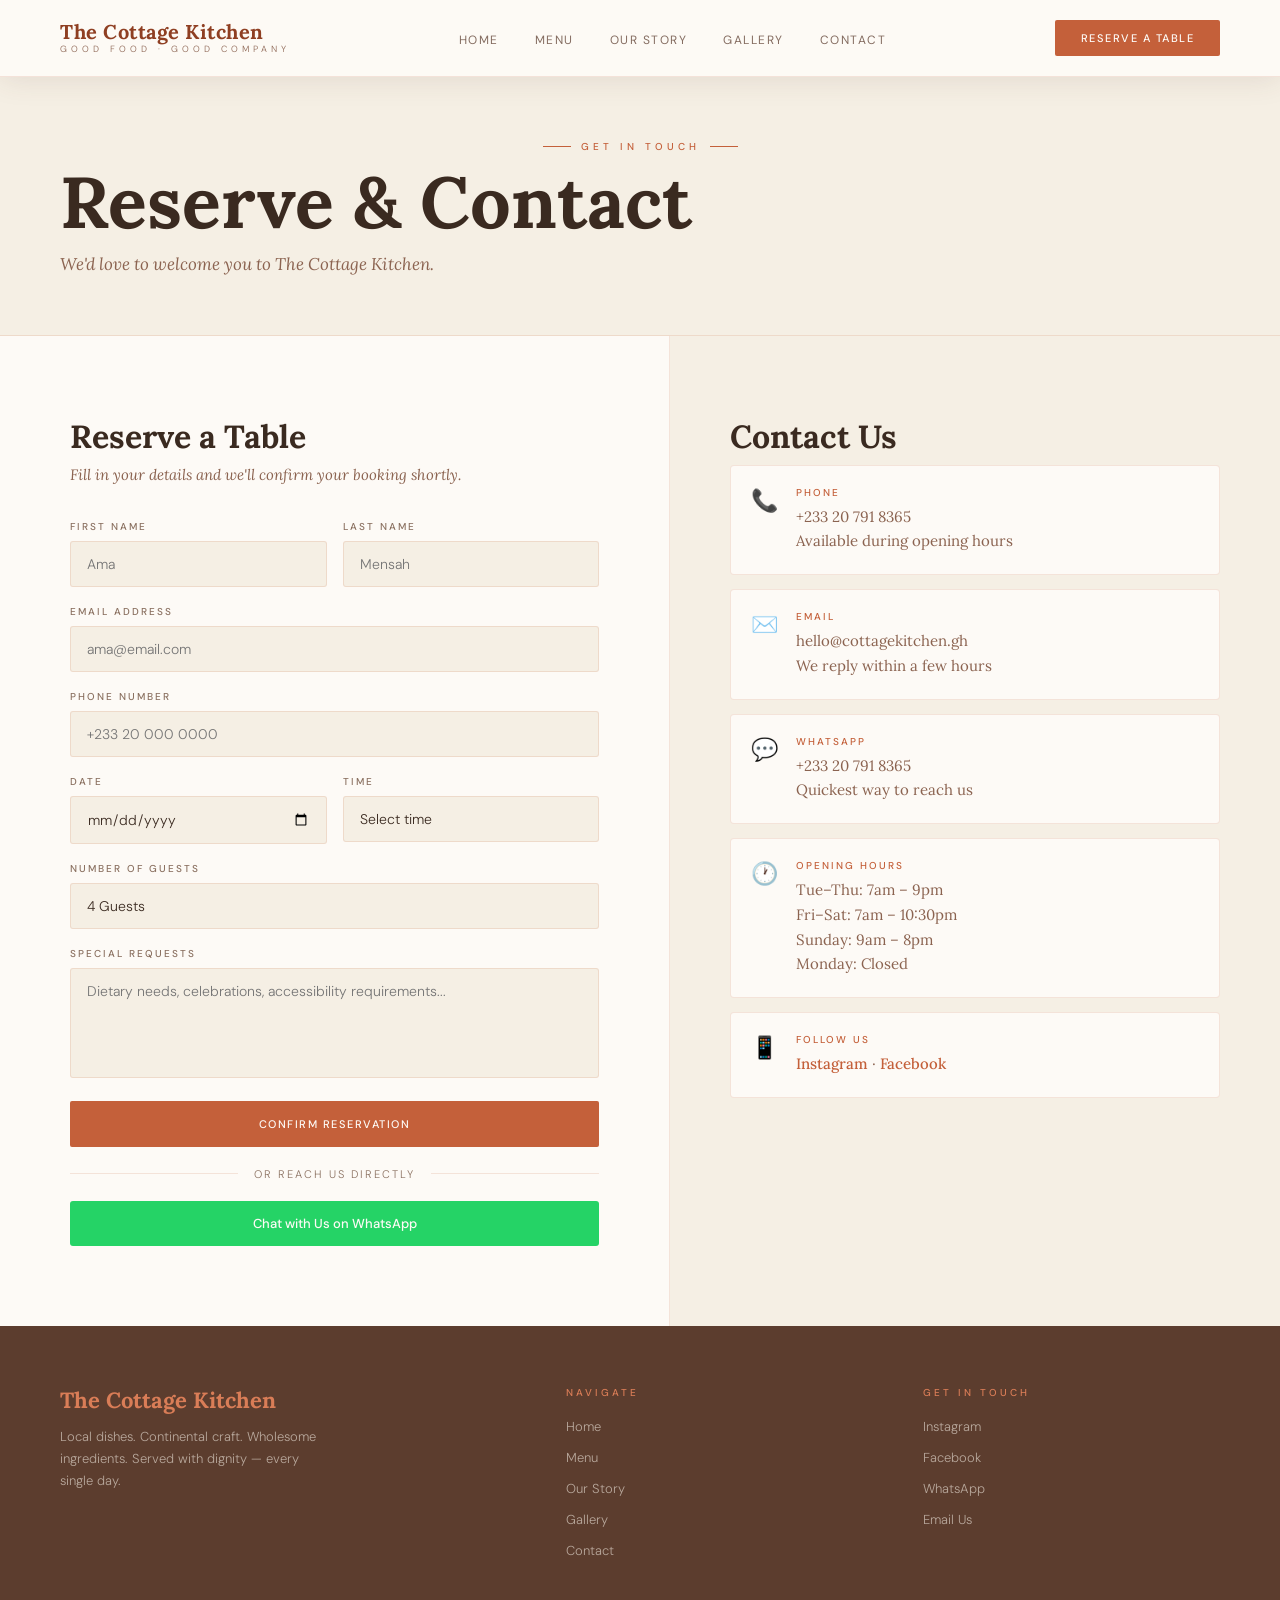
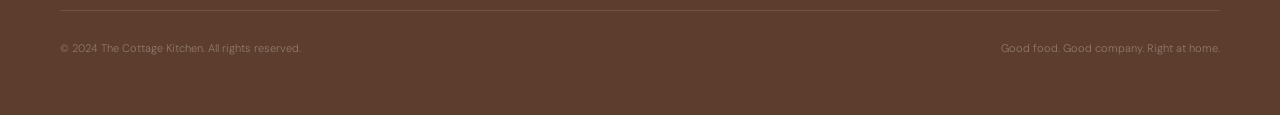
<file: contact.html>
<!DOCTYPE html>
<html lang="en">
<head>
  <meta charset="UTF-8">
  <meta name="viewport" content="width=device-width, initial-scale=1.0">
  <title>Contact — The Cottage Kitchen</title>
  <link rel="preconnect" href="https://fonts.googleapis.com">
  <link rel="preconnect" href="https://fonts.gstatic.com" crossorigin>
  <link href="https://fonts.googleapis.com/css2?family=Lora:ital,wght@0,400;0,600;0,700;1,400&family=DM+Sans:wght@300;400;500&display=swap" rel="stylesheet">
  <link rel="stylesheet" href="css/style.css">
</head>
<body>

  <!-- NAVBAR -->
  <nav id="navbar">
    <div class="nav-logo" onclick="window.location.href='index.html'">
      <span class="logo-main">The Cottage Kitchen</span>
      <span class="logo-sub">Good Food · Good Company</span>
    </div>
    <ul class="nav-links">
      <li><a href="index.html">Home</a></li>
      <li><a href="menu.html">Menu</a></li>
      <li><a href="about.html">Our Story</a></li>
      <li><a href="gallery.html">Gallery</a></li>
      <li><a href="contact.html" class="active">Contact</a></li>
    </ul>
    <button class="nav-cta" onclick="window.location.href='contact.html'">Reserve a Table</button>

    <!-- Hamburger Menu -->
    <div class="hamburger" id="hamburger" onclick="toggleMenu()">
      <span></span>
      <span></span>
      <span></span>
    </div>

  </nav>

  <!-- PAGE HERO -->
  <div class="page-hero">
    <p class="section-label">Get in Touch</p>
    <h1 class="page-hero-title">Reserve & Contact</h1>
    <p class="page-hero-sub">We'd love to welcome you to The Cottage Kitchen.</p>
  </div>

  <!-- CONTACT GRID -->
  <div class="contact-grid">

    <!-- Left: Form -->
    <div class="contact-form-col">
      <h2 class="contact-col-title">Reserve a Table</h2>
      <p class="contact-intro">Fill in your details and we'll confirm your booking shortly.</p>

     <form id="reservation-form" onsubmit="event.preventDefault(); submitForm();">

  <div class="form-row">
    <div class="form-group">
      <label for="first-name">First Name</label>
      <input type="text" id="first-name" placeholder="Ama">
    </div>
    <div class="form-group">
      <label for="last-name">Last Name</label>
      <input type="text" id="last-name" placeholder="Mensah">
    </div>
  </div>

  <div class="form-group">
    <label for="email">Email Address</label>
    <input type="email" id="email" placeholder="ama@email.com">
  </div>

  <div class="form-group">
    <label for="phone">Phone Number</label>
    <input type="tel" id="phone" placeholder="+233 20 000 0000">
  </div>

  <div class="form-row">
    <div class="form-group">
      <label for="date">Date</label>
      <input type="date" id="date">
    </div>
    <div class="form-group">
      <label for="time">Time</label>
      <select id="time">
        <option value="">Select time</option>
        <option>7:00 AM</option>
        <option>7:30 AM</option>
        <option>8:00 AM</option>
        <option>12:00 PM</option>
        <option>12:30 PM</option>
        <option>1:00 PM</option>
        <option>6:00 PM</option>
        <option>6:30 PM</option>
        <option>7:00 PM</option>
        <option>7:30 PM</option>
        <option>8:00 PM</option>
      </select>
    </div>
  </div>

  <div class="form-group">
    <label for="guests">Number of Guests</label>
    <select id="guests">
      <option>1 Guest</option>
      <option>2 Guests</option>
      <option>3 Guests</option>
      <option selected>4 Guests</option>
      <option>5 Guests</option>
      <option>6 Guests</option>
      <option>7–10 Guests</option>
      <option>10+ Guests (Private)</option>
    </select>
  </div>

  <div class="form-group">
    <label for="requests">Special Requests</label>
    <textarea id="requests" placeholder="Dietary needs, celebrations, accessibility requirements..."></textarea>
  </div>

  <button type="submit" class="btn-primary btn-full">
    Confirm Reservation
  </button>

  <!-- Divider -->
  <div class="form-divider">
    <span>or reach us directly</span>
  </div>

  <!-- WhatsApp Button -->
  <a class="whatsapp-btn" href="https://wa.me/233207918365" target="_blank" rel="noopener noreferrer">
    Chat with Us on WhatsApp
  </a>

</form>

      <!-- Success Message -->
      <div class="form-success" id="form-success">
        <div class="success-icon">✦</div>
        <h3>Reservation Confirmed!</h3>
        <p>Thank you for choosing The Cottage Kitchen.<br>
        We'll send a confirmation to your phone and email shortly.<br><br>
        We look forward to welcoming you.</p>
        <button class="btn-primary btn-success-cta" onclick="resetForm()">Make Another Booking</button>
      </div>

    </div>

    <!-- Right: Contact Info -->
    <div class="contact-info-col">
      <h2 class="contact-col-title">Contact Us</h2>

      <div class="info-card">
        <div class="info-card-icon">📞</div>
        <div>
          <h4>Phone</h4>
          <p>+233 20 791 8365<br>Available during opening hours</p>
        </div>
      </div>

      <div class="info-card">
        <div class="info-card-icon">✉️</div>
        <div>
          <h4>Email</h4>
          <p>hello@cottagekitchen.gh<br>We reply within a few hours</p>
        </div>
      </div>

      <div class="info-card">
        <div class="info-card-icon">💬</div>
        <div>
          <h4>WhatsApp</h4>
          <p>+233 20 791 8365<br>Quickest way to reach us</p>
        </div>
      </div>

      <div class="info-card">
        <div class="info-card-icon">🕐</div>
        <div>
          <h4>Opening Hours</h4>
          <p>Tue–Thu: 7am – 9pm<br>
          Fri–Sat: 7am – 10:30pm<br>
          Sunday: 9am – 8pm<br>
          Monday: Closed</p>
        </div>
      </div>

      <div class="info-card">
        <div class="info-card-icon">📱</div>
        <div>
          <h4>Follow Us</h4>
          <p>
            <a href="#" class="social-link">Instagram</a> ·
            <a href="#" class="social-link">Facebook</a>
          </p>
        </div>
      </div>

    </div>

  </div>

  <!-- FOOTER -->
  <footer>
    <div class="footer-top">
      <div class="footer-brand">
        <div class="footer-brand-name">The Cottage Kitchen</div>
        <p class="footer-desc">Local dishes. Continental craft. Wholesome ingredients. Served with dignity — every single day.</p>
      </div>
      <div class="footer-col">
        <h4>Navigate</h4>
        <ul>
          <li><a href="index.html">Home</a></li>
          <li><a href="menu.html">Menu</a></li>
          <li><a href="about.html">Our Story</a></li>
          <li><a href="gallery.html">Gallery</a></li>
          <li><a href="contact.html">Contact</a></li>
        </ul>
      </div>
      <div class="footer-col">
        <h4>Get in Touch</h4>
        <ul>
          <li><a href="#">Instagram</a></li>
          <li><a href="#">Facebook</a></li>
          <li><a href="#">WhatsApp</a></li>
          <li><a href="#">Email Us</a></li>
        </ul>
      </div>
    </div>
    <div class="footer-bottom">
      <span>© 2024 The Cottage Kitchen. All rights reserved.</span>
      <span>Good food. Good company. Right at home.</span>
    </div>
  </footer>

  <script src="js/main.js"></script>

</body>
</html>
</file>
<file: css/style.css>
/* ── VARIABLES & RESET ── */
:root {
  --white:       #fdfaf6;
  --cream:       #f5efe4;
  --terra:       #c4603a;
  --terra-light: #d97d57;
  --terra-pale:  #f2ddd4;
  --terra-dark:  #8f3f22;
  --brown:       #5c3d2e;
  --brown-light: #8b6350;
  --green:       #5a7a52;
  --text:        #3a2a20;
  --text-muted:  #8a7060;
  --border:      rgba(196,96,58,0.15);
  --shadow:      rgba(92,61,46,0.12);
}

* {
  margin: 0;
  padding: 0;
  box-sizing: border-box;
}

html { scroll-behavior: smooth; }

body {
  background: var(--white);
  color: var(--text);
  font-family: 'DM Sans', sans-serif;
  font-weight: 300;
  overflow-x: hidden;
}

/* ── NAVBAR ── */
nav {
  position: fixed;
  top: 0;
  left: 0;
  right: 0;
  z-index: 1000;
  padding: 20px 60px;
  display: flex;
  align-items: center;
  justify-content: space-between;
  background: rgba(253,250,246,0.96);
  webkit-backdrop-filter: blur(12px);
  box-shadow: 0 2px 30px var(--shadow);
  border-bottom: 1px solid var(--border);
}

.nav-logo {
  display: flex;
  flex-direction: column;
  cursor: pointer;
  line-height: 1;
  text-decoration: none;
}

.logo-main {
  font-family: 'Lora', serif;
  font-weight: 700;
  font-size: 20px;
  color: var(--terra-dark);
  letter-spacing: 0.5px;
}

.logo-sub {
  font-size: 9px;
  letter-spacing: 4px;
  text-transform: uppercase;
  color: var(--brown-light);
  margin-top: 3px;
}

.nav-links {
  display: flex;
  gap: 36px;
  list-style: none;
}

.nav-links a {
  font-size: 12px;
  letter-spacing: 1.5px;
  text-transform: uppercase;
  color: var(--brown);
  text-decoration: none;
  opacity: 0.75;
  transition: opacity 0.3s, color 0.3s;
  font-weight: 400;
}

.nav-links a:hover {
  opacity: 1;
  color: var(--terra);
}

.nav-cta {
  background: var(--terra);
  color: var(--white);
  padding: 11px 26px;
  font-size: 11px;
  letter-spacing: 1.5px;
  text-transform: uppercase;
  font-weight: 500;
  border: none;
  cursor: pointer;
  border-radius: 2px;
  transition: background 0.3s;
  font-family: 'DM Sans', sans-serif;
}

.nav-cta:hover {
  background: var(--terra-dark);
}

/* ── HERO ── */
.hero {
  min-height: 100vh;
  display: grid;
  grid-template-columns: 1fr 1fr;
  overflow: hidden;
}

.hero-left {
  display: flex;
  flex-direction: column;
  justify-content: center;
  padding: 140px 70px 80px;
}

.hero-badge {
  display: inline-flex;
  align-items: center;
  gap: 8px;
  background: var(--terra-pale);
  color: var(--terra-dark);
  padding: 8px 16px;
  border-radius: 100px;
  font-size: 10px;
  letter-spacing: 2px;
  text-transform: uppercase;
  font-weight: 500;
  margin-bottom: 28px;
  width: fit-content;
}

.hero-badge::before {
  content: '✦';
  font-size: 8px;
  color: var(--terra);
}

.hero-title {
  font-family: 'Lora', serif;
  font-size: 64px;
  font-weight: 700;
  line-height: 1.1;
  color: var(--text);
  margin-bottom: 24px;
}

.hero-title em {
  font-style: italic;
  color: var(--terra);
}

.hero-tagline {
  font-family: 'Lora', serif;
  font-size: 18px;
  font-style: italic;
  color: var(--brown-light);
  line-height: 1.6;
  margin-bottom: 44px;
  max-width: 380px;
}

.hero-ctas {
  display: flex;
  gap: 16px;
  align-items: center;
}

.btn-primary {
  background: var(--terra);
  color: var(--white);
  padding: 16px 36px;
  font-size: 11px;
  letter-spacing: 1.5px;
  text-transform: uppercase;
  font-weight: 500;
  border: none;
  cursor: pointer;
  border-radius: 2px;
  transition: background 0.3s, transform 0.2s;
  font-family: 'DM Sans', sans-serif;
}

.btn-primary:hover {
  background: var(--terra-dark);
  transform: translateY(-2px);
}

.btn-outline {
  background: transparent;
  color: var(--terra-dark);
  padding: 16px 32px;
  font-size: 11px;
  letter-spacing: 1.5px;
  text-transform: uppercase;
  font-weight: 500;
  border: 1.5px solid var(--terra);
  cursor: pointer;
  border-radius: 2px;
  transition: background 0.3s;
  font-family: 'DM Sans', sans-serif;
}

.btn-outline:hover {
  background: var(--terra-pale);
}

.hero-right {
  position: relative;
  overflow: hidden;
}

.hero-right img {
  width: 100%;
  height: 100%;
  object-fit: cover;
}

.hero-right::before {
  content: '';
  position: absolute;
  inset: 0;
  background: linear-gradient(to right, var(--white) 0%, transparent 25%);
  z-index: 1;
}

/* ── TRUST BAR ── */
.trust-bar {
  background: var(--terra);
  padding: 20px 60px;
  display: flex;
  align-items: center;
  justify-content: space-between;
  gap: 20px;
}

.trust-item {
  display: flex;
  align-items: center;
  gap: 10px;
  color: var(--white);
}

.trust-icon {
  font-size: 18px;
}

.trust-text {
  font-size: 11px;
  letter-spacing: 1.5px;
  text-transform: uppercase;
  font-weight: 400;
  opacity: 0.9;
}

.trust-divider {
  width: 1px;
  height: 28px;
  background: rgba(255,255,255,0.25);
}

/* ── DISHES SECTION ── */
.dishes-section {
  padding: 90px 60px;
}

.dishes-header {
  text-align: center;
  margin-bottom: 50px;
}

.section-label {
  font-size: 10px;
  letter-spacing: 4px;
  text-transform: uppercase;
  color: var(--terra);
  font-weight: 500;
  margin-bottom: 12px;
  display: flex;
  align-items: center;
  justify-content: center;
  gap: 10px;
}

.section-label::before,
.section-label::after {
  content: '';
  display: block;
  width: 28px;
  height: 1.5px;
  background: var(--terra);
}

.section-title {
  font-family: 'Lora', serif;
  font-size: 42px;
  font-weight: 700;
  line-height: 1.15;
  margin-bottom: 12px;
  color: var(--text);
}

.section-sub {
  font-family: 'Lora', serif;
  font-style: italic;
  font-size: 17px;
  color: var(--brown-light);
  max-width: 520px;
  margin: 0 auto;
  line-height: 1.65;
}

.dishes-grid {
  display: grid;
  grid-template-columns: repeat(3, 1fr);
  gap: 24px;
}

.dish-card {
  background: var(--white);
  border-radius: 4px;
  overflow: hidden;
  border: 1px solid var(--border);
  transition: transform 0.3s, box-shadow 0.3s;
}

.dish-card:hover {
  transform: translateY(-6px);
  box-shadow: 0 16px 48px var(--shadow);
}

.dish-img-wrap {
  position: relative;
  aspect-ratio: 4/3;
  overflow: hidden;
}

.dish-img-wrap img {
  width: 100%;
  height: 100%;
  object-fit: cover;
  transition: transform 0.5s;
}

.dish-card:hover .dish-img-wrap img {
  transform: scale(1.06);
}

.dish-tag {
  position: absolute;
  top: 14px;
  right: 14px;
  background: var(--terra);
  color: var(--white);
  font-size: 9px;
  letter-spacing: 2px;
  text-transform: uppercase;
  padding: 5px 10px;
  font-weight: 500;
  border-radius: 2px;
}

.dish-tag-healthy {
  background: var(--green);
}

.dish-tag-continental {
  background: #5a4a8a;
}

.dish-body {
  padding: 22px 24px 26px;
}

.dish-body h3 {
  font-family: 'Lora', serif;
  font-size: 20px;
  font-weight: 600;
  margin-bottom: 8px;
  color: var(--text);
}

.dish-body p {
  font-size: 13px;
  line-height: 1.65;
  color: var(--text-muted);
}

.dish-origin {
  display: inline-flex;
  align-items: center;
  gap: 5px;
  font-size: 10px;
  letter-spacing: 1.5px;
  text-transform: uppercase;
  color: var(--terra);
  font-weight: 500;
  margin-top: 12px;
}

/* ── PHILOSOPHY SECTION ── */
.philosophy-section {
  display: grid;
  grid-template-columns: 1fr 1fr;
  gap: 80px;
  align-items: center;
  padding: 90px 60px;
  background: var(--cream);
}

.philosophy-img-wrap {
  position: relative;
}

.philosophy-img-wrap img {
  width: 100%;
  aspect-ratio: 4/5;
  object-fit: cover;
  border-radius: 4px;
}

.philosophy-badge {
  position: absolute;
  bottom: -24px;
  right: -24px;
  background: var(--terra);
  color: var(--white);
  width: 110px;
  height: 110px;
  border-radius: 50%;
  display: flex;
  flex-direction: column;
  align-items: center;
  justify-content: center;
  text-align: center;
  box-shadow: 0 8px 32px rgba(196,96,58,0.35);
}

.philosophy-badge .num {
  font-family: 'Lora', serif;
  font-size: 26px;
  font-weight: 700;
  line-height: 1;
}

.philosophy-badge .lbl {
  font-size: 9px;
  letter-spacing: 1.5px;
  text-transform: uppercase;
  opacity: 0.85;
  margin-top: 4px;
}

.philosophy-text {
  display: flex;
  flex-direction: column;
}

.value-item {
  display: flex;
  gap: 16px;
  align-items: flex-start;
  padding: 18px 20px;
  background: var(--white);
  border-left: 3px solid var(--terra);
  border-radius: 0 4px 4px 0;
  margin-bottom: 16px;
}

.value-icon {
  font-size: 20px;
  flex-shrink: 0;
  margin-top: 2px;
}

.value-item h4 {
  font-family: 'Lora', serif;
  font-size: 15px;
  font-weight: 600;
  margin-bottom: 4px;
  color: var(--text);
}

.value-item p {
  font-size: 12px;
  line-height: 1.6;
  color: var(--text-muted);
}

/* ── TESTIMONIAL ── */
.testimonial-section {
  background: var(--terra-dark);
  padding: 90px 60px;
  text-align: center;
}

.testimonial-text {
  font-family: 'Lora', serif;
  font-size: 28px;
  font-style: italic;
  font-weight: 400;
  color: var(--cream);
  max-width: 680px;
  margin: 0 auto 24px;
  line-height: 1.55;
}

.testimonial-attr {
  font-size: 11px;
  letter-spacing: 3px;
  text-transform: uppercase;
  color: var(--terra-light);
}

/* ── HOURS SECTION ── */
.hours-section {
  display: grid;
  grid-template-columns: 1fr 1fr;
  background: var(--cream);
}

.hours-col {
  padding: 70px 60px;
}

.hours-col:first-child {
  border-right: 1px solid var(--border);
}

.hours-title {
  font-family: 'Lora', serif;
  font-size: 26px;
  font-weight: 700;
  margin-bottom: 28px;
  color: var(--text);
}

.hours-row {
  display: flex;
  justify-content: space-between;
  padding: 13px 0;
  border-bottom: 1px solid var(--border);
  font-size: 14px;
}

.hours-row:last-child {
  border-bottom: none;
}

.hours-day {
  color: var(--text-muted);
}

.hours-time {
  font-weight: 500;
  color: var(--text);
}

.hours-closed {
  color: var(--terra);
  font-weight: 500;
}

.cta-col {
  display: flex;
  flex-direction: column;
  justify-content: center;
}

.cta-text {
  font-family: 'Lora', serif;
  font-size: 16px;
  font-style: italic;
  color: var(--brown-light);
  line-height: 1.7;
  margin-bottom: 28px;
}

/* ── FOOTER ── */
footer {
  background: var(--brown);
  color: var(--cream);
  padding: 60px;
}

.footer-top {
  display: grid;
  grid-template-columns: 1.5fr 1fr 1fr;
  gap: 60px;
  padding-bottom: 40px;
  border-bottom: 1px solid rgba(245,239,228,0.12);
  margin-bottom: 30px;
}

.footer-brand-name {
  font-family: 'Lora', serif;
  font-size: 22px;
  font-weight: 700;
  color: var(--terra-light);
  margin-bottom: 12px;
}

.footer-desc {
  font-size: 13px;
  line-height: 1.7;
  color: rgba(245,239,228,0.6);
  max-width: 260px;
}

.footer-col h4 {
  font-size: 10px;
  letter-spacing: 3px;
  text-transform: uppercase;
  color: var(--terra-light);
  margin-bottom: 16px;
  font-weight: 500;
}

.footer-col ul {
  list-style: none;
}

.footer-col ul li {
  margin-bottom: 10px;
}

.footer-col ul li a {
  font-size: 13px;
  color: rgba(245,239,228,0.6);
  text-decoration: none;
  transition: color 0.3s;
}

.footer-col ul li a:hover {
  color: var(--terra-light);
}

.footer-bottom {
  display: flex;
  justify-content: space-between;
  align-items: center;
  font-size: 11px;
  color: rgba(245,239,228,0.35);
}

/* ── PAGE HERO ── */
.page-hero {
  padding: 140px 60px 60px;
  background: var(--cream);
  border-bottom: 1px solid var(--border);
}

.page-hero-title {
  font-family: 'Lora', serif;
  font-size: 72px;
  font-weight: 700;
  line-height: 1.05;
  color: var(--text);
  margin: 12px 0;
}

.page-hero-sub {
  font-family: 'Lora', serif;
  font-style: italic;
  font-size: 17px;
  color: var(--brown-light);
  margin-top: 8px;
}

/* ── MENU TABS ── */
.menu-tabs {
  display: flex;
  padding: 0 60px;
  border-bottom: 1px solid var(--border);
  background: var(--white);
  overflow-x: auto;
}

.menu-tab {
  padding: 18px 28px;
  font-size: 11px;
  letter-spacing: 2px;
  text-transform: uppercase;
  font-weight: 500;
  color: var(--text-muted);
  cursor: pointer;
  border: none;
  border-bottom: 2.5px solid transparent;
  background: none;
  font-family: 'DM Sans', sans-serif;
  white-space: nowrap;
  transition: color 0.3s, border-color 0.3s;
}

.menu-tab.active,
.menu-tab:hover {
  color: var(--terra);
  border-bottom-color: var(--terra);
}

/* ── MENU PANELS ── */
.menu-panel {
  display: none;
  padding: 60px;
}

.menu-panel.active {
  display: block;
}

.menu-category-title {
  font-family: 'Lora', serif;
  font-size: 24px;
  font-weight: 600;
  color: var(--text);
  margin-bottom: 8px;
  margin-top: 50px;
}

.menu-category-title:first-child {
  margin-top: 0;
}

.menu-category-desc {
  font-family: 'Lora', serif;
  font-style: italic;
  font-size: 14px;
  color: var(--brown-light);
  margin-bottom: 24px;
  padding-bottom: 20px;
  border-bottom: 1px solid var(--border);
}

.menu-list {
  display: flex;
  flex-direction: column;
  margin-bottom: 16px;
}

.menu-item {
  display: flex;
  justify-content: space-between;
  align-items: flex-start;
  gap: 20px;
  padding: 20px 0;
  border-bottom: 1px dashed var(--border);
}

.menu-item:last-child {
  border-bottom: none;
}

.item-left h4 {
  font-family: 'Lora', serif;
  font-size: 17px;
  font-weight: 600;
  color: var(--text);
  margin-bottom: 5px;
}

.item-left p {
  font-size: 12px;
  line-height: 1.6;
  color: var(--text-muted);
  max-width: 520px;
}

.item-badges {
  display: flex;
  gap: 6px;
  margin-top: 8px;
  flex-wrap: wrap;
}

.badge {
  font-size: 9px;
  letter-spacing: 1.5px;
  text-transform: uppercase;
  padding: 3px 8px;
  border-radius: 2px;
  font-weight: 500;
}

.badge-local {
  background: var(--terra-pale);
  color: var(--terra-dark);
}

.badge-healthy {
  background: #e8f0e6;
  color: var(--green);
}

.badge-continental {
  background: #e8e4f5;
  color: #5a4a8a;
}

.badge-special {
  background: var(--cream);
  color: var(--brown);
}

/* ── ABOUT PAGE ── */
.about-intro {
  display: grid;
  grid-template-columns: 1.1fr 1fr;
  gap: 0;
  min-height: 80vh;
}

.about-text-col {
  padding: 90px 70px;
  display: flex;
  flex-direction: column;
  justify-content: center;
}

.about-para {
  font-family: 'Lora', serif;
  font-size: 17px;
  font-weight: 400;
  line-height: 1.85;
  color: var(--brown-light);
  margin-bottom: 20px;
}

.about-para strong {
  color: var(--terra-dark);
  font-weight: 600;
}

.about-img-col {
  position: relative;
  overflow: hidden;
}

.about-img-col img {
  width: 100%;
  height: 100%;
  object-fit: cover;
}

.about-img-col::before {
  content: '';
  position: absolute;
  inset: 0;
  background: linear-gradient(to left, transparent 60%, var(--white));
  z-index: 1;
}

/* STATS */
.stats-row {
  display: flex;
  gap: 40px;
  margin-top: 44px;
  padding-top: 40px;
  border-top: 1px solid var(--border);
}

.stat-num {
  font-family: 'Lora', serif;
  font-size: 42px;
  font-weight: 700;
  color: var(--terra);
  line-height: 1;
  margin-bottom: 4px;
}

.stat-lbl {
  font-size: 10px;
  letter-spacing: 2px;
  text-transform: uppercase;
  color: var(--text-muted);
}

/* MISSION */
.mission-section {
  background: var(--cream);
  padding: 90px 60px;
}

.mission-grid {
  display: grid;
  grid-template-columns: repeat(3, 1fr);
  gap: 30px;
}

.mission-card {
  background: var(--white);
  padding: 36px 28px;
  border-radius: 4px;
  border: 1px solid var(--border);
  border-top: 3px solid var(--terra);
  transition: transform 0.3s, box-shadow 0.3s;
}

.mission-card:hover {
  transform: translateY(-4px);
  box-shadow: 0 12px 36px var(--shadow);
}

.mission-icon {
  font-size: 32px;
  margin-bottom: 16px;
  display: block;
}

.mission-card h3 {
  font-family: 'Lora', serif;
  font-size: 20px;
  font-weight: 600;
  margin-bottom: 10px;
  color: var(--text);
}

.mission-card p {
  font-size: 13px;
  line-height: 1.7;
  color: var(--text-muted);
}

/* ── MENU THUMBNAILS ── */
.menu-thumb {
  width: 90px;
  height: 90px;
  object-fit: cover;
  border-radius: 4px;
  flex-shrink: 0;
  border: 1px solid var(--border);
}

.menu-item {
  display: flex;
  align-items: center;
  gap: 20px;
}

/* ── GALLERY ── */
.gallery-grid {
  display: grid;
  grid-template-columns: repeat(3, 1fr);
  grid-auto-rows: 280px;
  gap: 4px;
}

.gallery-item {
  overflow: hidden;
  position: relative;
  cursor: pointer;
}

.gallery-item.tall {
  grid-row: span 2;
}

.gallery-item.wide {
  grid-column: span 2;
}

.gallery-item img {
  width: 100%;
  height: 100%;
  object-fit: cover;
  transition: transform 0.5s ease;
  filter: brightness(0.88);
}

.gallery-item:hover img {
  transform: scale(1.07);
  filter: brightness(0.65);
}

.gallery-overlay {
  position: absolute;
  inset: 0;
  display: flex;
  align-items: center;
  justify-content: center;
  transition: background 0.4s;
}

.gallery-item:hover .gallery-overlay {
  background: rgba(143,63,34,0.3);
}

.gallery-overlay span {
  color: var(--white);
  font-family: 'Lora', serif;
  font-size: 18px;
  font-style: italic;
  opacity: 0;
  transform: translateY(8px);
  transition: opacity 0.3s, transform 0.3s;
}

.gallery-item:hover .gallery-overlay span {
  opacity: 1;
  transform: translateY(0);
}

/* ── CONTACT PAGE ── */
.contact-grid {
  display: grid;
  grid-template-columns: 1.1fr 1fr;
  min-height: 80vh;
}

.contact-form-col {
  padding: 80px 70px;
  border-right: 1px solid var(--border);
}

.contact-col-title {
  font-family: 'Lora', serif;
  font-size: 32px;
  font-weight: 700;
  margin-bottom: 8px;
  color: var(--text);
}

.contact-intro {
  font-family: 'Lora', serif;
  font-style: italic;
  font-size: 15px;
  color: var(--brown-light);
  margin-bottom: 36px;
}

.form-group {
  margin-bottom: 18px;
}

.form-group label {
  display: block;
  font-size: 10px;
  letter-spacing: 2px;
  text-transform: uppercase;
  color: var(--text-muted);
  margin-bottom: 8px;
  font-weight: 500;
}

.form-group input,
.form-group select,
.form-group textarea {
  width: 100%;
  background: var(--cream);
  border: 1.5px solid var(--border);
  color: var(--text);
  padding: 13px 16px;
  font-family: 'DM Sans', sans-serif;
  font-size: 14px;
  font-weight: 300;
  outline: none;
  border-radius: 3px;
  transition: border-color 0.3s, background 0.3s;
  appearance: none;
}

.form-group input:focus,
.form-group select:focus,
.form-group textarea:focus {
  border-color: var(--terra);
  background: var(--white);
}

.form-group select option {
  background: var(--white);
}

.form-group textarea {
  height: 110px;
  resize: none;
}

.form-row {
  display: grid;
  grid-template-columns: 1fr 1fr;
  gap: 16px;
}

.form-divider {
  display: flex;
  align-items: center;
  gap: 16px;
  margin: 20px 0;
  color: var(--text-muted);
  font-size: 11px;
  letter-spacing: 2px;
  text-transform: uppercase;
}

.form-divider::before,
.form-divider::after {
  content: '';
  flex: 1;
  height: 1px;
  background: var(--border);
}

.whatsapp-btn {
  display: flex;
  align-items: center;
  justify-content: center;
  gap: 12px;
  background: #25D366;
  color: var(--white);
  padding: 14px 28px;
  border-radius: 3px;
  font-size: 13px;
  font-weight: 500;
  cursor: pointer;
  border: none;
  font-family: 'DM Sans', sans-serif;
  transition: background 0.3s, transform 0.2s;
  text-decoration: none;
  width: 100%;
}

.whatsapp-btn:hover {
  background: #1ebe5c;
  transform: translateY(-1px);
}

/* SUCCESS STATE */
.form-success {
  display: none;
  text-align: center;
  padding: 60px 20px;
}

.form-success.show {
  display: block;
}

.success-icon {
  font-size: 48px;
  color: var(--terra);
  margin-bottom: 16px;
}

.form-success h3 {
  font-family: 'Lora', serif;
  font-size: 26px;
  color: var(--terra-dark);
  margin-bottom: 10px;
}

.form-success p {
  color: var(--text-muted);
  font-size: 14px;
  line-height: 1.6;
}

/* CONTACT INFO */
.contact-info-col {
  padding: 80px 60px;
  background: var(--cream);
}

.info-card {
  display: flex;
  gap: 18px;
  align-items: flex-start;
  padding: 20px;
  background: var(--white);
  border-radius: 4px;
  border: 1px solid var(--border);
  margin-bottom: 14px;
  transition: box-shadow 0.3s;
}

.info-card:hover {
  box-shadow: 0 6px 20px var(--shadow);
}

.info-card-icon {
  font-size: 22px;
  flex-shrink: 0;
}

.info-card h4 {
  font-size: 10px;
  letter-spacing: 2px;
  text-transform: uppercase;
  color: var(--terra);
  font-weight: 500;
  margin-bottom: 6px;
}

.info-card p {
  font-family: 'Lora', serif;
  font-size: 15px;
  line-height: 1.65;
  color: var(--brown-light);
}

.social-link {
  color: var(--terra);
  text-decoration: none;
  font-weight: 500;
  transition: color 0.3s;
}

.social-link:hover {
  color: var(--terra-dark);
}

/* ── HAMBURGER (base — hidden on desktop) ── */
.hamburger {
  display: none;
  flex-direction: column;
  gap: 5px;
  cursor: pointer;
  padding: 4px;
}

.hamburger span {
  display: block;
  width: 24px;
  height: 2px;
  background: var(--terra-dark);
  transition: all 0.3s;
}

/* Animated X when menu is open */
.hamburger.active span:nth-child(1) {
  transform: translateY(7px) rotate(45deg);
}
.hamburger.active span:nth-child(2) {
  opacity: 0;
}
.hamburger.active span:nth-child(3) {
  transform: translateY(-7px) rotate(-45deg);
}

/* Mobile Menu Open State */
.nav-links.open {
  display: flex;
  flex-direction: column;
  position: fixed;
  top: 70px;
  left: 0;
  right: 0;
  background: var(--white);
  padding: 24px;
  box-shadow: 0 8px 30px var(--shadow);
  z-index: 999;
  gap: 20px;
  border-bottom: 1px solid var(--border);
}

/* ── MOBILE RESPONSIVE ── */
@media (max-width: 768px) {

  nav { padding: 16px 24px; }

  .nav-links { display: none; }
  .nav-cta { display: none; }

  .hamburger { display: flex; } /* ✅ Now AFTER the base styles */

  .hero { grid-template-columns: 1fr; min-height: unset; }
  .hero-left { padding: 110px 24px 50px; }
  .hero-right { height: 280px; min-height: unset; }
  .hero-title { font-size: 38px; }
  .hero-ctas { flex-direction: column; }
  .btn-primary, .btn-outline { width: 100%; text-align: center; }

  .trust-bar { flex-wrap: wrap; padding: 20px 24px; gap: 14px; justify-content: center; }
  .trust-divider { display: none; }

  .dishes-section { padding: 60px 24px; }
  .dishes-grid { grid-template-columns: 1fr; }

  .philosophy-section { grid-template-columns: 1fr; padding: 60px 24px; gap: 40px; }
  .philosophy-badge { right: 10px; bottom: -16px; width: 90px; height: 90px; }
  .philosophy-badge .num { font-size: 20px; }

  .testimonial-section { padding: 60px 24px; }
  .testimonial-text { font-size: 18px; }

  .hours-section { grid-template-columns: 1fr; }
  .hours-col { padding: 50px 24px; }
  .hours-col:first-child { border-right: none; border-bottom: 1px solid var(--border); }

  footer { padding: 50px 24px 30px; }
  .footer-top { grid-template-columns: 1fr; gap: 30px; }
  .footer-bottom { flex-direction: column; gap: 8px; text-align: center; }

  .menu-tabs { padding: 0 24px; }
  .menu-panel { padding: 40px 24px; }
  .page-hero { padding: 110px 24px 40px; }
  .page-hero-title { font-size: 42px; }

  .about-intro { grid-template-columns: 1fr; }
  .about-text-col { padding: 110px 24px 60px; }
  .about-img-col { height: 280px; }
  .stats-row { flex-wrap: wrap; gap: 24px; }
  .mission-grid { grid-template-columns: 1fr; }
  .mission-section { padding: 60px 24px; }

  .gallery-grid { grid-template-columns: 1fr 1fr; grid-auto-rows: 160px; }
  .gallery-item.wide { grid-column: span 1; }

  .contact-grid { grid-template-columns: 1fr; }
  .contact-form-col { padding: 80px 24px 50px; border-right: none; border-bottom: 1px solid var(--border); }
  .contact-info-col { padding: 50px 24px; }
  .form-row { grid-template-columns: 1fr; }
}

/* ── UTILITY MODIFIERS ── */

.section-title--left {
  text-align: left;
}

.section-sub--philosophy {
  margin: 0 0 36px;
}

.dish-origin--green {
  color: var(--green);
}

.dish-origin--purple {
  color: #5a4a8a;
}

.section-label--left {
  justify-content: left;
}

.section-label--left {
  justify-content: left;
}

/* ── BUTTON UTILITIES ── */
.btn-full {
  width: 100%;
  padding: 16px;
}

.btn-success-cta {
  margin-top: 24px;
}
</file>
